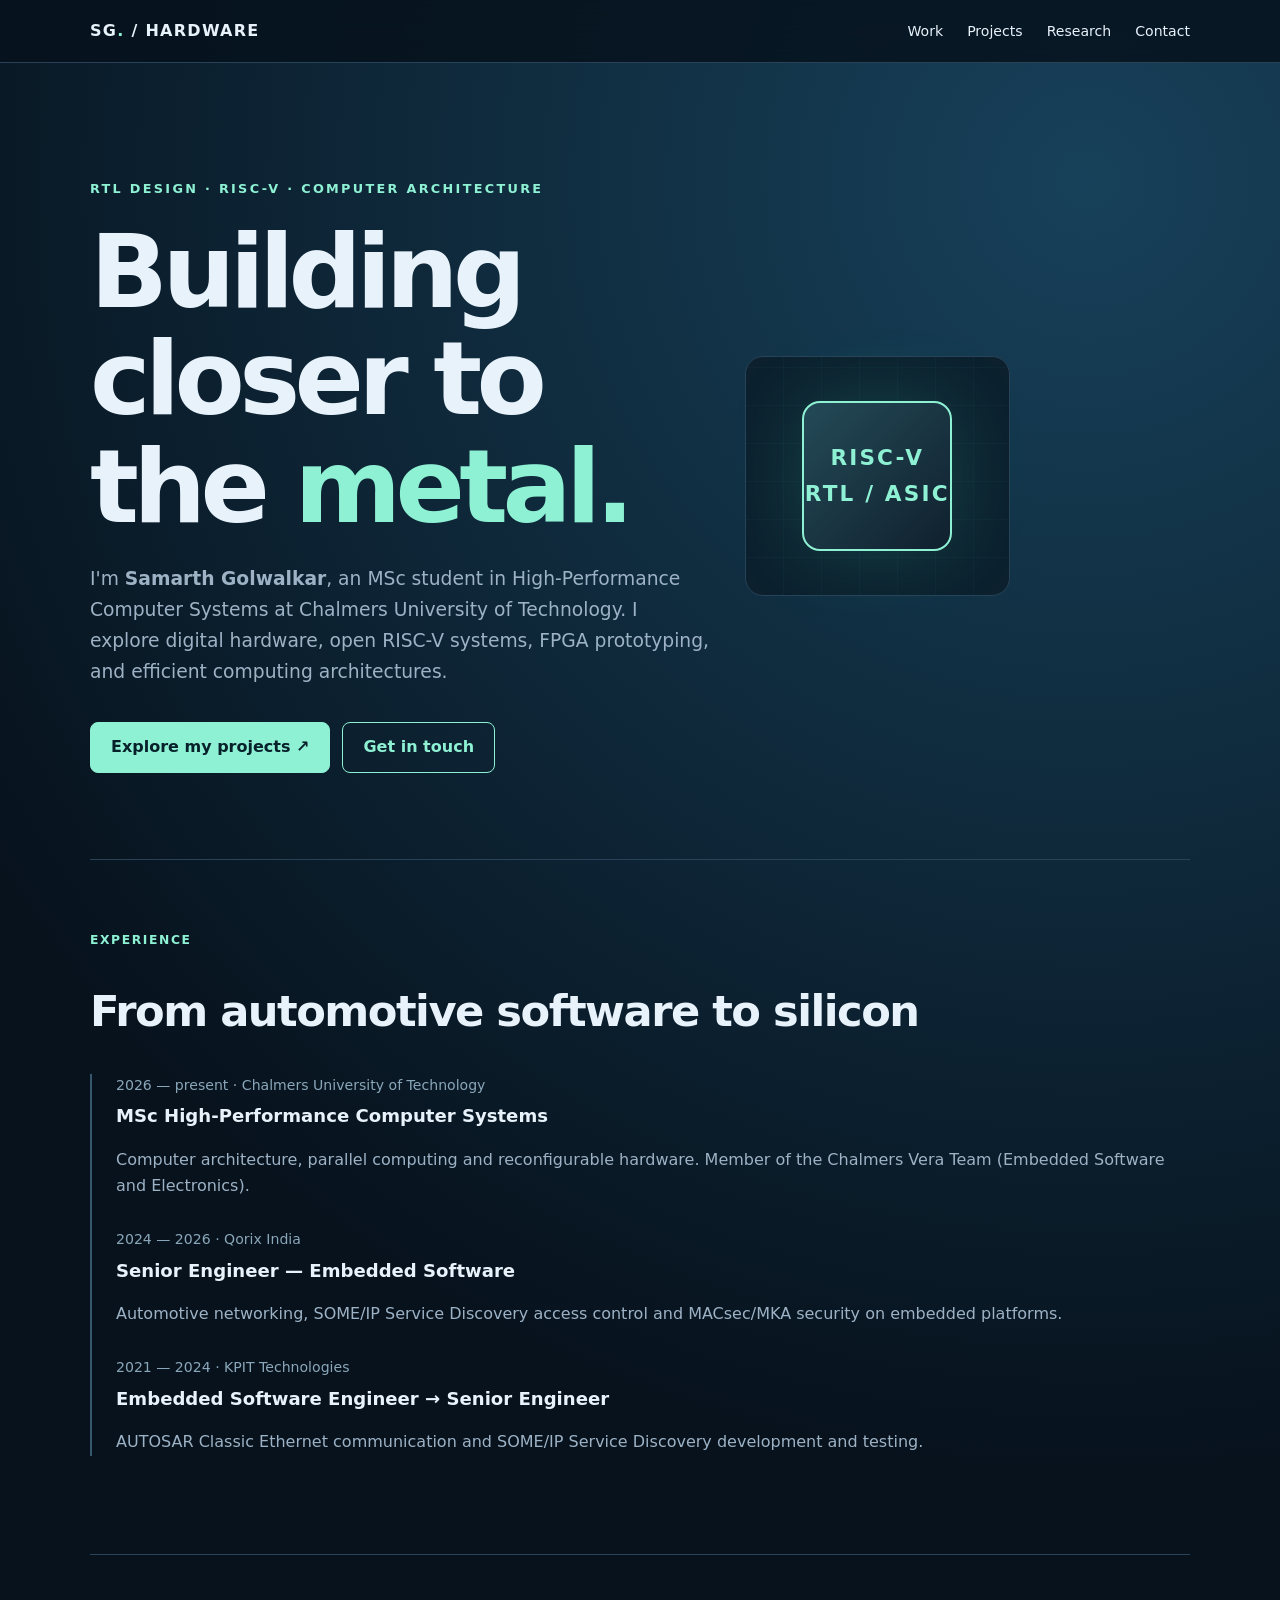
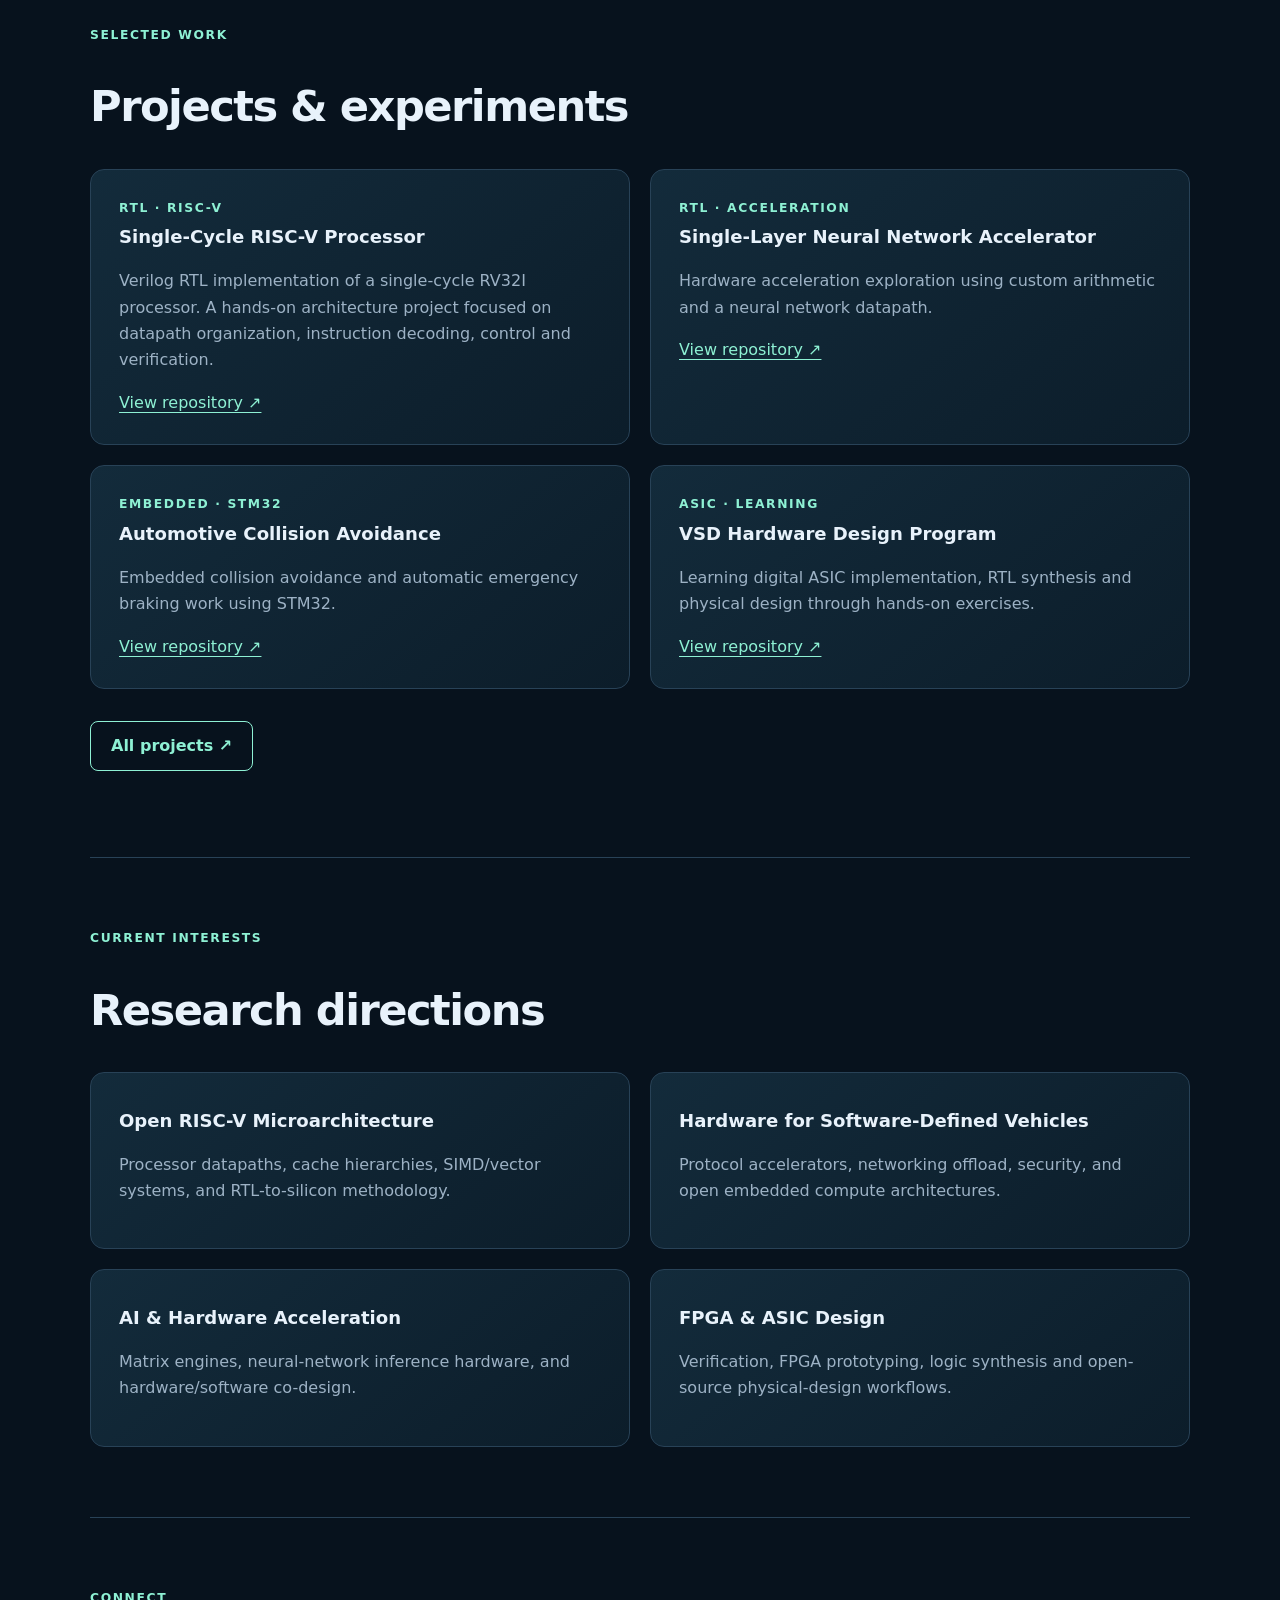
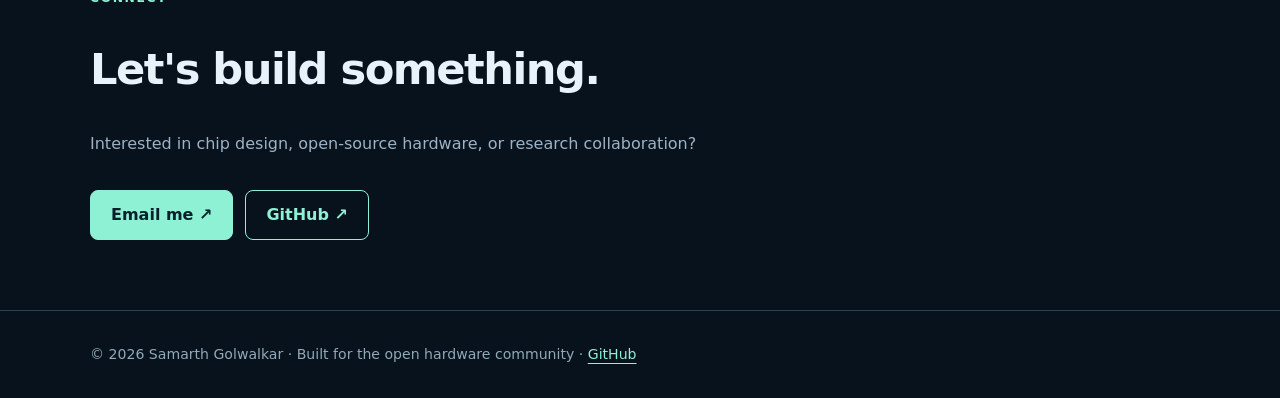
<file: index.html>
<!doctype html><html lang="en"><head><meta charset="utf-8"><meta name="viewport" content="width=device-width, initial-scale=1"><meta name="description" content="Samarth Golwalkar — computer architecture, RISC-V, RTL, FPGA and automotive embedded engineering portfolio."><meta name="theme-color" content="#07121d"><title>Portfolio — Samarth Golwalkar</title><link rel="stylesheet" href="assets/style.css"></head><body><header class="nav"><nav class="wrap" aria-label="Main navigation"><a class="brand" href="index.html">SG<span>.</span> / HARDWARE</a><div class="links"><a href="index.html#work">Work</a><a href="projects.html">Projects</a><a href="index.html#research">Research</a><a href="index.html#contact">Contact</a></div></nav></header><main><div class="wrap"><section class="hero hero-layout"><div><div class="eyebrow">RTL DESIGN · RISC-V · COMPUTER ARCHITECTURE</div><h1>Building closer to the <span class="accent">metal.</span></h1><p class="lead">I'm <strong>Samarth Golwalkar</strong>, an MSc student in High-Performance Computer Systems at Chalmers University of Technology. I explore digital hardware, open RISC-V systems, FPGA prototyping, and efficient computing architectures.</p><a class="btn" href="projects.html">Explore my projects ↗</a><a class="btn secondary" href="#contact">Get in touch</a></div><div class="visual"><div class="chip">RISC-V<br>RTL / ASIC</div></div></section><section class="section" id="work"><div class="label">Experience</div><h2>From automotive software to silicon</h2><div class="timeline"><article><div class="meta">2026 — present · Chalmers University of Technology</div><h3>MSc High-Performance Computer Systems</h3><p>Computer architecture, parallel computing and reconfigurable hardware. Member of the Chalmers Vera Team (Embedded Software and Electronics).</p></article><article><div class="meta">2024 — 2026 · Qorix India</div><h3>Senior Engineer — Embedded Software</h3><p>Automotive networking, SOME/IP Service Discovery access control and MACsec/MKA security on embedded platforms.</p></article><article><div class="meta">2021 — 2024 · KPIT Technologies</div><h3>Embedded Software Engineer → Senior Engineer</h3><p>AUTOSAR Classic Ethernet communication and SOME/IP Service Discovery development and testing.</p></article></div></section><section class="section"><div class="label">Selected work</div><h2>Projects & experiments</h2><div class="grid"><article class="card"><div class="label">RTL · RISC-V</div><h3>Single-Cycle RISC-V Processor</h3><p>Verilog RTL implementation of a single-cycle RV32I processor. A hands-on architecture project focused on datapath organization, instruction decoding, control and verification.</p><a class="inline-link" href="https://github.com/CORETRAITSTECHNOLOGIES/Single_Cycle_RIsc_V_P">View repository ↗</a></article><article class="card"><div class="label">RTL · Acceleration</div><h3>Single-Layer Neural Network Accelerator</h3><p>Hardware acceleration exploration using custom arithmetic and a neural network datapath.</p><a class="inline-link" href="https://github.com/CORETRAITSTECHNOLOGIES/Single-Layer-Neural-Network-Accelerator">View repository ↗</a></article><article class="card"><div class="label">Embedded · STM32</div><h3>Automotive Collision Avoidance</h3><p>Embedded collision avoidance and automatic emergency braking work using STM32.</p><a class="inline-link" href="https://github.com/CORETRAITSTECHNOLOGIES/Automatic-Emergency-Braking-STM32">View repository ↗</a></article><article class="card"><div class="label">ASIC · Learning</div><h3>VSD Hardware Design Program</h3><p>Learning digital ASIC implementation, RTL synthesis and physical design through hands-on exercises.</p><a class="inline-link" href="https://github.com/CORETRAITSTECHNOLOGIES/VSD_HDP">View repository ↗</a></article></div><p><a class="btn secondary" href="projects.html">All projects ↗</a></p></section><section class="section" id="research"><div class="label">Current interests</div><h2>Research directions</h2><div class="grid"><article class="card"><h3>Open RISC-V Microarchitecture</h3><p>Processor datapaths, cache hierarchies, SIMD/vector systems, and RTL-to-silicon methodology.</p></article><article class="card"><h3>Hardware for Software-Defined Vehicles</h3><p>Protocol accelerators, networking offload, security, and open embedded compute architectures.</p></article><article class="card"><h3>AI & Hardware Acceleration</h3><p>Matrix engines, neural-network inference hardware, and hardware/software co-design.</p></article><article class="card"><h3>FPGA & ASIC Design</h3><p>Verification, FPGA prototyping, logic synthesis and open-source physical-design workflows.</p></article></div></section><section class="section" id="contact"><div class="label">Connect</div><h2>Let's build something.</h2><p>Interested in chip design, open-source hardware, or research collaboration?</p><a class="btn" href="mailto:samarthg@chalmers.se">Email me ↗</a><a class="btn secondary" href="https://github.com/CORETRAITSTECHNOLOGIES">GitHub ↗</a></section></div></main><footer class="footer"><div class="wrap">© 2026 Samarth Golwalkar · Built for the open hardware community · <a class="inline-link" href="https://github.com/CORETRAITSTECHNOLOGIES">GitHub</a></div></footer></body></html>
</file>
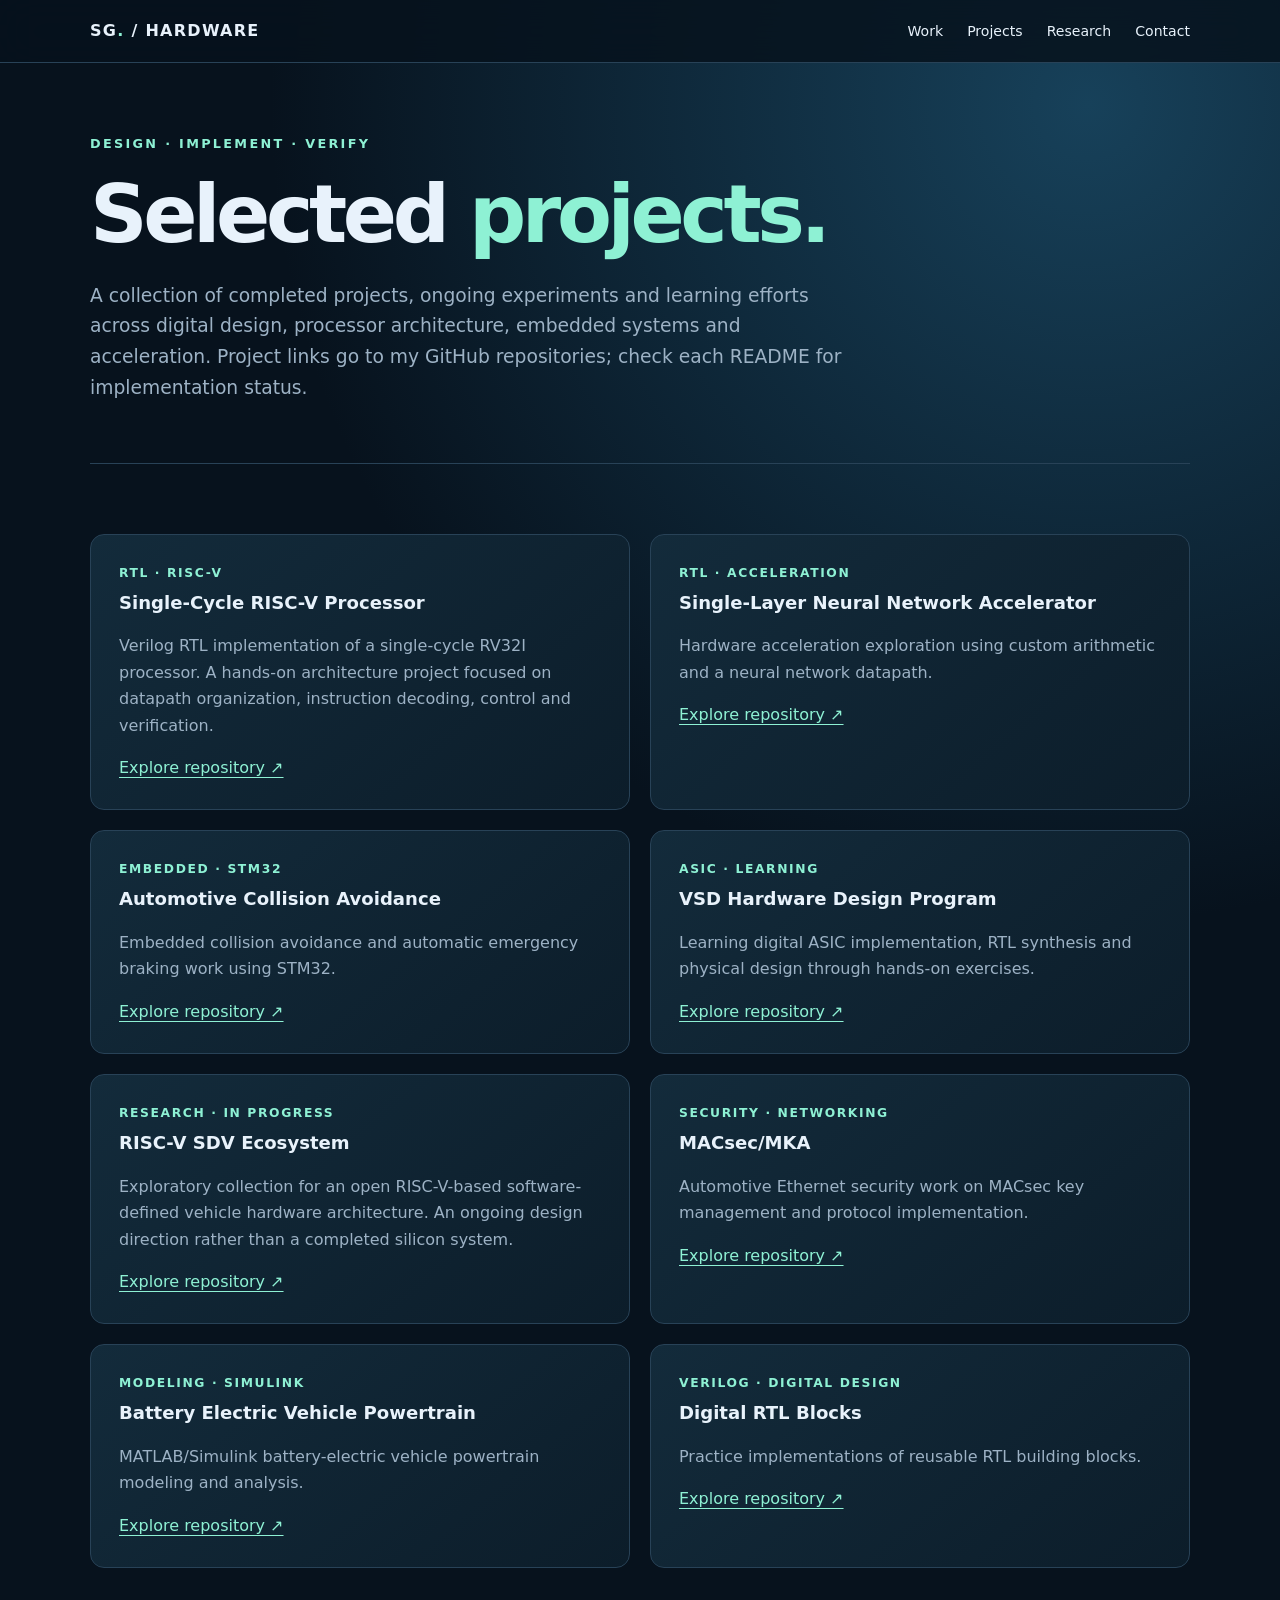
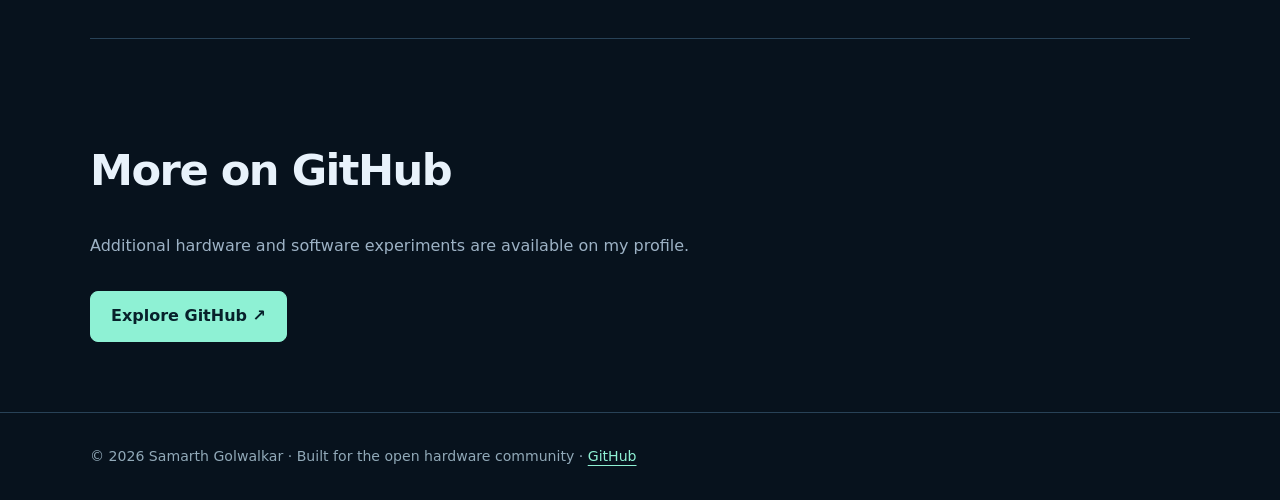
<file: projects.html>
<!doctype html><html lang="en"><head><meta charset="utf-8"><meta name="viewport" content="width=device-width, initial-scale=1"><meta name="description" content="Samarth Golwalkar — computer architecture, RISC-V, RTL, FPGA and automotive embedded engineering portfolio."><meta name="theme-color" content="#07121d"><title>Projects — Samarth Golwalkar</title><link rel="stylesheet" href="assets/style.css"></head><body><header class="nav"><nav class="wrap" aria-label="Main navigation"><a class="brand" href="index.html">SG<span>.</span> / HARDWARE</a><div class="links"><a href="index.html#work">Work</a><a href="projects.html">Projects</a><a href="index.html#research">Research</a><a href="index.html#contact">Contact</a></div></nav></header><main><div class="wrap"><section class="projects-intro"><div class="eyebrow">DESIGN · IMPLEMENT · VERIFY</div><h1>Selected <span class="accent">projects.</span></h1><p class="lead">A collection of completed projects, ongoing experiments and learning efforts across digital design, processor architecture, embedded systems and acceleration. Project links go to my GitHub repositories; check each README for implementation status.</p></section><section class="section"><div class="grid"><article class="card"><div class="label">RTL · RISC-V</div><h3>Single-Cycle RISC-V Processor</h3><p>Verilog RTL implementation of a single-cycle RV32I processor. A hands-on architecture project focused on datapath organization, instruction decoding, control and verification.</p><a class="inline-link" href="https://github.com/CORETRAITSTECHNOLOGIES/Single_Cycle_RIsc_V_P">Explore repository ↗</a></article><article class="card"><div class="label">RTL · Acceleration</div><h3>Single-Layer Neural Network Accelerator</h3><p>Hardware acceleration exploration using custom arithmetic and a neural network datapath.</p><a class="inline-link" href="https://github.com/CORETRAITSTECHNOLOGIES/Single-Layer-Neural-Network-Accelerator">Explore repository ↗</a></article><article class="card"><div class="label">Embedded · STM32</div><h3>Automotive Collision Avoidance</h3><p>Embedded collision avoidance and automatic emergency braking work using STM32.</p><a class="inline-link" href="https://github.com/CORETRAITSTECHNOLOGIES/Automatic-Emergency-Braking-STM32">Explore repository ↗</a></article><article class="card"><div class="label">ASIC · Learning</div><h3>VSD Hardware Design Program</h3><p>Learning digital ASIC implementation, RTL synthesis and physical design through hands-on exercises.</p><a class="inline-link" href="https://github.com/CORETRAITSTECHNOLOGIES/VSD_HDP">Explore repository ↗</a></article><article class="card"><div class="label">Research · In progress</div><h3>RISC-V SDV Ecosystem</h3><p>Exploratory collection for an open RISC-V-based software-defined vehicle hardware architecture. An ongoing design direction rather than a completed silicon system.</p><a class="inline-link" href="https://github.com/CORETRAITSTECHNOLOGIES/riscv-sdv-ecosystem">Explore repository ↗</a></article><article class="card"><div class="label">Security · Networking</div><h3>MACsec/MKA</h3><p>Automotive Ethernet security work on MACsec key management and protocol implementation.</p><a class="inline-link" href="https://github.com/CORETRAITSTECHNOLOGIES/MKAdaemon">Explore repository ↗</a></article><article class="card"><div class="label">Modeling · Simulink</div><h3>Battery Electric Vehicle Powertrain</h3><p>MATLAB/Simulink battery-electric vehicle powertrain modeling and analysis.</p><a class="inline-link" href="https://github.com/CORETRAITSTECHNOLOGIES/BEV-Powertrain-MATLAB-Simulink">Explore repository ↗</a></article><article class="card"><div class="label">Verilog · Digital Design</div><h3>Digital RTL Blocks</h3><p>Practice implementations of reusable RTL building blocks.</p><a class="inline-link" href="https://github.com/CORETRAITSTECHNOLOGIES/Digital_Blocks">Explore repository ↗</a></article></div></section><section class="section"><h2>More on GitHub</h2><p>Additional hardware and software experiments are available on my profile.</p><a class="btn" href="https://github.com/CORETRAITSTECHNOLOGIES">Explore GitHub ↗</a></section></div></main><footer class="footer"><div class="wrap">© 2026 Samarth Golwalkar · Built for the open hardware community · <a class="inline-link" href="https://github.com/CORETRAITSTECHNOLOGIES">GitHub</a></div></footer></body></html>
</file>
<file: assets/style.css>
:root{color-scheme:dark;--bg:#07121d;--panel:#102332;--line:#284257;--text:#e8f2fb;--muted:#9db2c5;--accent:#8ef1d4}*{box-sizing:border-box}html{scroll-behavior:smooth}body{margin:0;background:radial-gradient(circle at 85% 5%,#17415a 0,transparent 36%),var(--bg);color:var(--text);font:16px/1.65 Inter,ui-sans-serif,system-ui,-apple-system,Segoe UI,sans-serif}a{color:inherit;text-decoration:none}a:hover{color:var(--accent)}.wrap{width:min(1100px,90%);margin:auto}.nav{position:sticky;top:0;z-index:10;backdrop-filter:blur(20px);background:#07121dd9;border-bottom:1px solid var(--line)}.nav .wrap{display:flex;align-items:center;justify-content:space-between;padding:18px 0}.brand{font-weight:850;letter-spacing:.08em}.brand span,.accent{color:var(--accent)}.links{display:flex;gap:24px;font-size:.88rem}.hero{padding:115px 0 86px;max-width:920px}.eyebrow{font-size:.8rem;text-transform:uppercase;letter-spacing:.18em;color:var(--accent);font-weight:750}h1{font-size:clamp(3rem,8vw,6.6rem);line-height:1.05;letter-spacing:-.055em;margin:18px 0 24px}h2{font-size:clamp(1.7rem,4vw,2.7rem);line-height:1.2;letter-spacing:-.035em}h3{margin:.25em 0;font-size:1.13rem}p{color:var(--muted)}.lead{font-size:1.17rem;max-width:760px}.btn{display:inline-flex;align-items:center;gap:10px;border:1px solid var(--accent);background:var(--accent);color:#07212b;border-radius:8px;padding:11px 20px;font-weight:750;margin:16px 12px 0 0}.btn.secondary{background:transparent;color:var(--accent)}.btn:hover{filter:brightness(1.12);color:#08232e}.section{padding:70px 0;border-top:1px solid var(--line)}.label{color:var(--accent);font-size:.77rem;letter-spacing:.13em;text-transform:uppercase;font-weight:800}.grid{display:grid;grid-template-columns:repeat(2,minmax(0,1fr));gap:20px}.card{background:linear-gradient(140deg,#132b3b,#0c1d2a);border:1px solid var(--line);border-radius:14px;padding:28px;transition:transform .2s,border-color .2s}.card:hover{transform:translateY(-4px);border-color:#5acbb5}.tag{display:inline-block;border:1px solid #365c66;border-radius:30px;padding:2px 10px;margin:5px 5px 0 0;font-size:.72rem;color:#a6e9dc}.meta{color:#8aa7b9;font-size:.88rem}.timeline{border-left:2px solid #35586c;padding-left:24px;margin:22px 0}.timeline article{margin:0 0 28px}.footer{padding:32px 0;border-top:1px solid var(--line);color:#91a9b8;font-size:.88rem}.inline-link{color:var(--accent);text-decoration:underline;text-underline-offset:4px}.visual{padding:28px;border:1px solid var(--line);border-radius:18px;background:repeating-linear-gradient(0deg,transparent,transparent 37px,#18425555 38px),repeating-linear-gradient(90deg,transparent,transparent 37px,#18425555 38px),#0c202e;display:grid;place-items:center;min-height:240px}.chip{width:150px;height:150px;border:2px solid #8ef1d4;border-radius:18px;background:linear-gradient(135deg,#244a57,#10202e);box-shadow:0 0 75px #39e4bb30;display:grid;place-items:center;text-align:center;color:var(--accent);font-size:1.35rem;letter-spacing:.1em;font-weight:800}.hero-layout{display:grid;grid-template-columns:1.4fr .6fr;gap:35px;align-items:center}.projects-intro{padding:70px 0 40px}.projects-intro h1{font-size:clamp(3rem,7vw,5rem)}@media(max-width:780px){.hero-layout,.grid{grid-template-columns:1fr}.hero{padding:75px 0 50px}.visual{min-height:200px}.links{gap:12px;font-size:.75rem}.nav .wrap{flex-wrap:wrap;gap:10px}}@media(prefers-reduced-motion:reduce){html{scroll-behavior:auto}.card{transition:none}}
</file>
